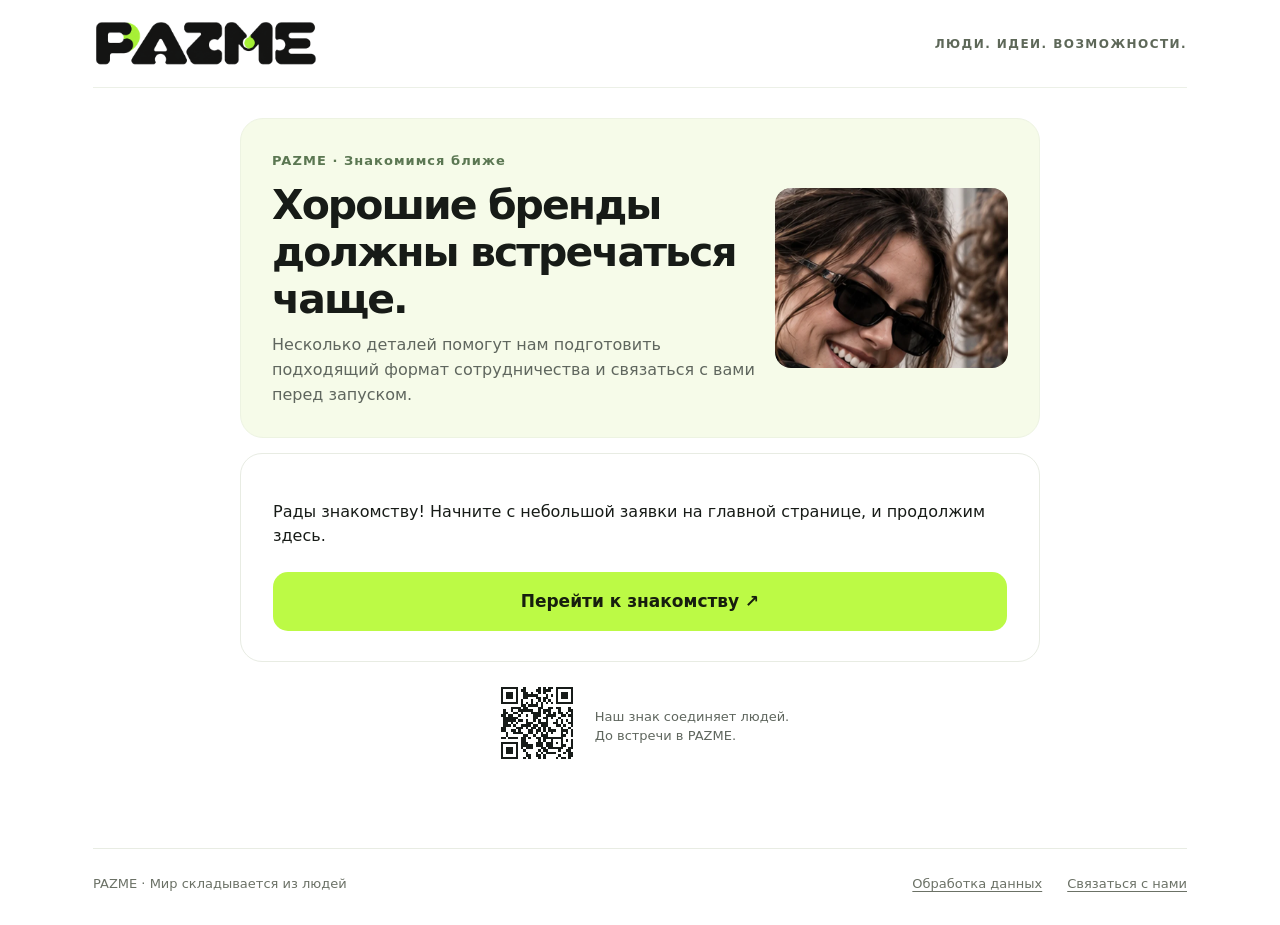
<file: business.html>
<!doctype html>
<html lang="ru"><head><meta charset="utf-8"><meta name="viewport" content="width=device-width,initial-scale=1"><meta name="theme-color" content="#f8f9f4"><meta name="referrer" content="strict-origin-when-cross-origin"><title>Расскажите о своём бизнесе · PAZME</title><link rel="icon" href="/favicon.svg" type="image/svg+xml"><link rel="stylesheet" href="/assets/style.css?v=5"><script src="/assets/profile.js?v=4" defer></script></head>
<body data-profile="business"><div class="page"><header class="header"><a class="brand" href="/" aria-label="PAZME, главная"><img class="brand-wordmark" src="/assets/wordmark.png" alt="PAZME" width="220" height="48"></a><span class="header-note">Люди. Идеи. Возможности.</span></header><main class="profile-main"><section class="profile-hero"><div><span class="eyebrow">PAZME · Знакомимся ближе</span><h1>Хорошие бренды должны встречаться чаще.</h1><p>Несколько деталей помогут нам подготовить подходящий формат сотрудничества и связаться с вами перед запуском.</p></div><img src="/assets/smile-business.webp" alt="Улыбающийся участник городского сообщества PAZME" width="680" height="728" loading="eager"></section><section class="profile-card"><form id="profile-form" novalidate><input type="hidden" name="role" value="business"><label class="profile-label" for="name">Как к вам обращаться? <small>по желанию</small></label><input class="profile-input" id="name" name="name" maxlength="80" placeholder="Имя"><label class="profile-label" for="business_name">Название бизнеса</label><input class="profile-input" id="business_name" name="business_name" maxlength="160" placeholder="Например, кофейня «Утро»" required><label class="profile-label" for="business_activity">Направление бизнеса</label><input class="profile-input" id="business_activity" name="business_activity" maxlength="160" placeholder="Кофейня, фитнес, магазин, онлайн-сервис…" required><label class="profile-label" for="city">Где доступны ваши товары или услуги?</label><input class="profile-input" id="city" name="city" maxlength="200" placeholder="Москва, несколько городов, онлайн по России" required><p class="profile-hint">Можно указать и города, и онлайн-формат.</p><label class="profile-label" for="business_offer">Что вы готовы предложить новым клиентам PAZME? <small>по желанию</small></label><textarea class="profile-input" id="business_offer" name="business_offer" maxlength="600" rows="3" placeholder="Особые условия, бонус, пробная услуга или другая ценность на ваш выбор"></textarea><p class="profile-hint">Вариант предложения и условия определяете вы.</p><label class="profile-label" for="business_site">Где познакомиться с вашим бизнесом? <small>по желанию</small></label><input class="profile-input" id="business_site" name="business_site" maxlength="250" placeholder="Сайт или страница в соцсети"><p class="form-error" id="profile-error" role="alert" hidden></p><button class="submit" type="submit" id="profile-submit">Отправить информацию <span aria-hidden="true">↗</span></button></form><div class="success" id="profile-success" role="status" hidden><span class="success-icon" aria-hidden="true">♥</span><h2>Спасибо! Очень рады знакомству 💚</h2><p>Приглашение и детали запуска PAZME пришлём выбранным вами способом.</p></div></section><aside class="profile-qr"><a href="/" aria-label="Главная страница PAZME"><img src="/assets/qr-site.png" alt="Рабочий QR на главную страницу PAZME" width="112" height="112"></a><span>Наш знак соединяет людей.<br>До встречи в PAZME.</span></aside></main><footer class="footer"><span>PAZME · Мир складывается из людей</span><a href="/privacy/">Обработка данных</a><a href="mailto:n.law-2024@mail.ru">Связаться с нами</a></footer></div></body></html>
</file>
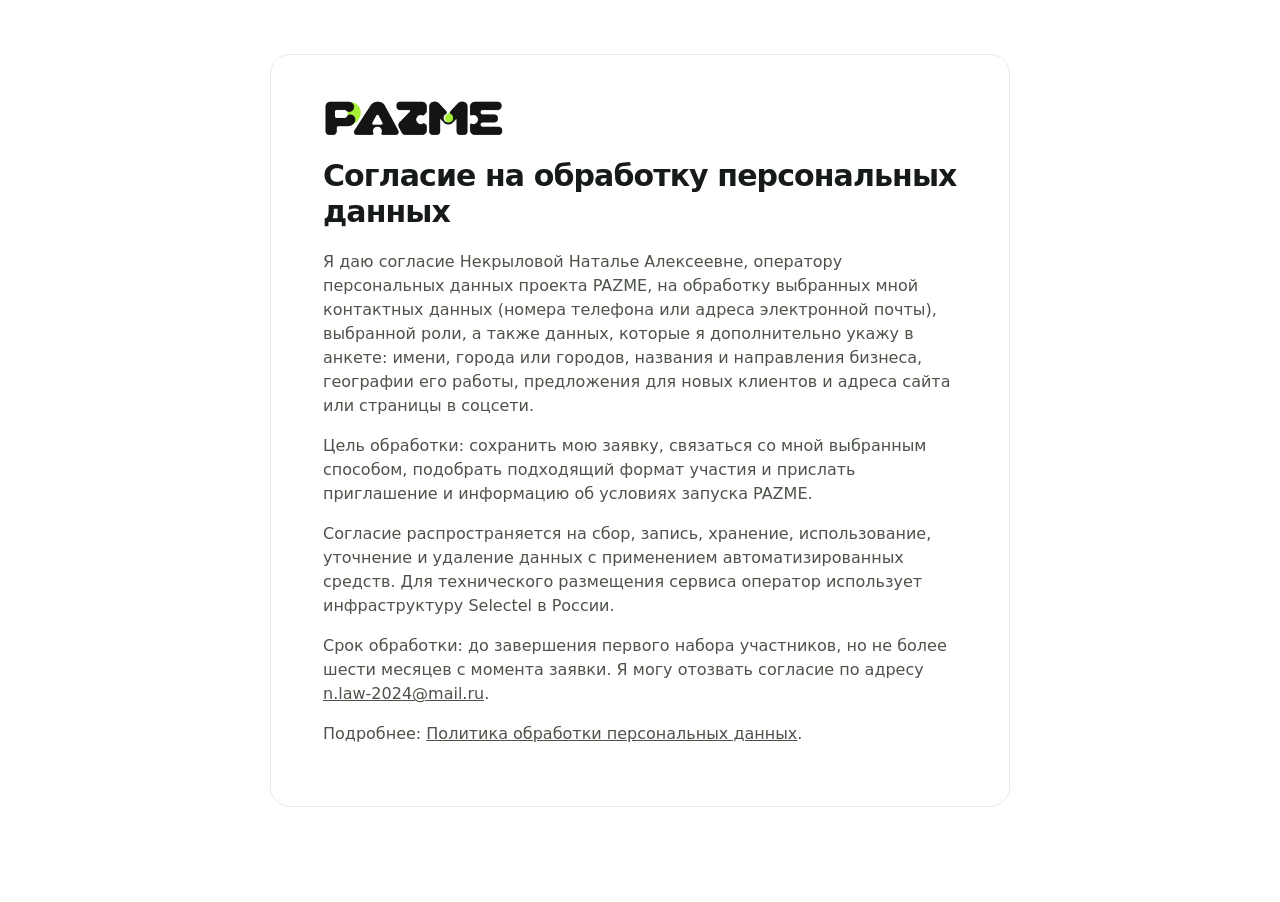
<file: consent.html>
<!doctype html>
<html lang="ru"><head><meta charset="utf-8"><meta name="viewport" content="width=device-width,initial-scale=1"><meta name="theme-color" content="#f8f9f4"><title>Согласие · PAZME</title><link rel="icon" href="/favicon.svg" type="image/svg+xml"><link rel="stylesheet" href="/assets/style.css?v=5"></head>
<body><main class="legal"><a class="legal-back" href="/" aria-label="На главную PAZME"><img class="legal-wordmark" src="/assets/wordmark.png" alt="PAZME" width="172" height="36"></a><h1>Согласие на обработку персональных данных</h1>
<p>Я даю согласие Некрыловой Наталье Алексеевне, оператору персональных данных проекта PAZME, на обработку выбранных мной контактных данных (номера телефона или адреса электронной почты), выбранной роли, а также данных, которые я дополнительно укажу в анкете: имени, города или городов, названия и направления бизнеса, географии его работы, предложения для новых клиентов и адреса сайта или страницы в соцсети.</p>
<p>Цель обработки: сохранить мою заявку, связаться со мной выбранным способом, подобрать подходящий формат участия и прислать приглашение и информацию об условиях запуска PAZME.</p>
<p>Согласие распространяется на сбор, запись, хранение, использование, уточнение и удаление данных с применением автоматизированных средств. Для технического размещения сервиса оператор использует инфраструктуру Selectel в России.</p>
<p>Срок обработки: до завершения первого набора участников, но не более шести месяцев с момента заявки. Я могу отозвать согласие по адресу <a href="mailto:n.law-2024@mail.ru">n.law-2024@mail.ru</a>.</p>
<p>Подробнее: <a href="/privacy/">Политика обработки персональных данных</a>.</p>
</main></body></html>
</file>
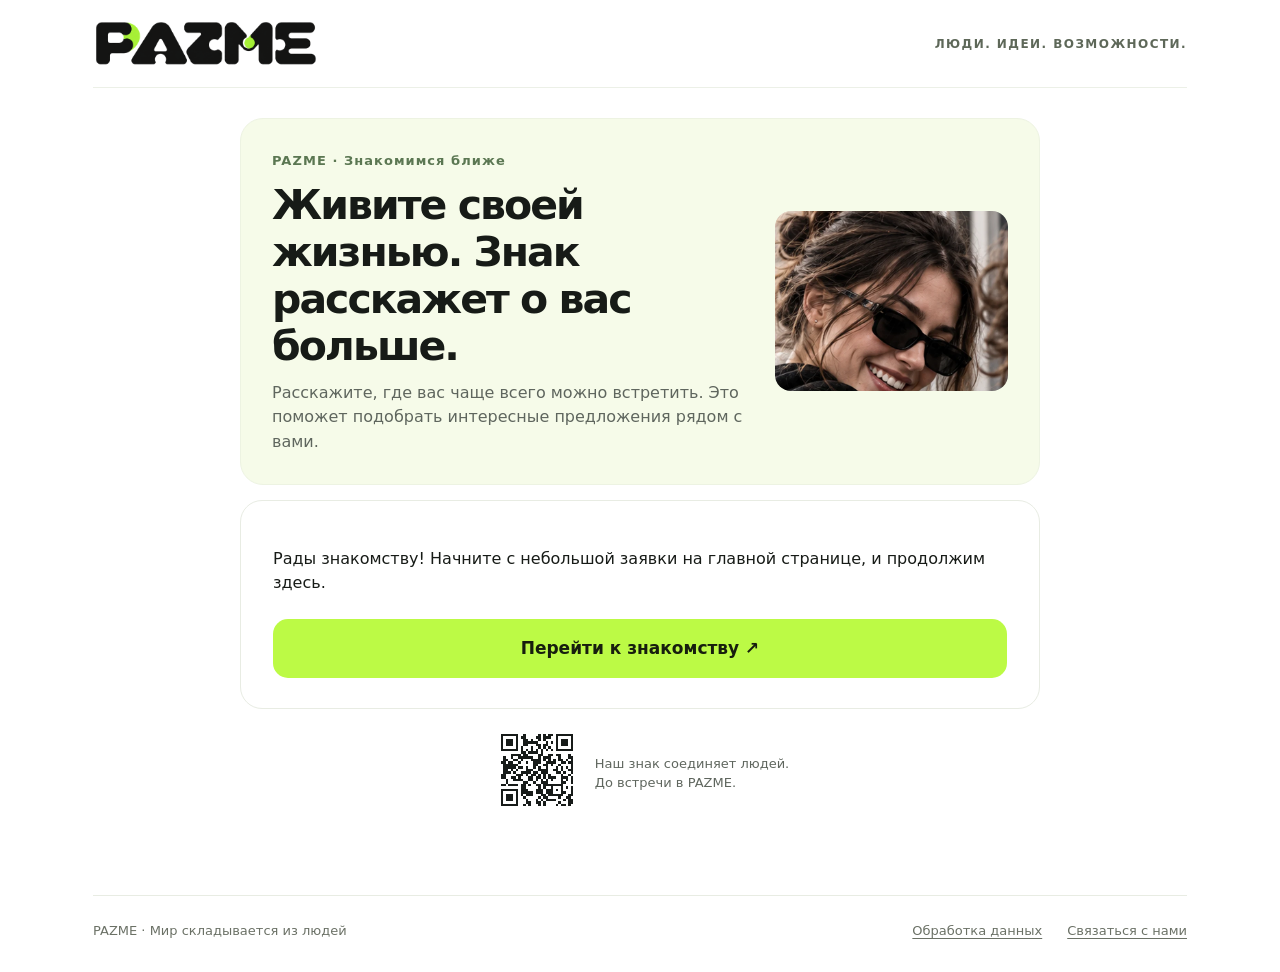
<file: participant.html>
<!doctype html>
<html lang="ru"><head><meta charset="utf-8"><meta name="viewport" content="width=device-width,initial-scale=1"><meta name="theme-color" content="#f8f9f4"><meta name="referrer" content="strict-origin-when-cross-origin"><title>Давайте познакомимся · PAZME</title><link rel="icon" href="/favicon.svg" type="image/svg+xml"><link rel="stylesheet" href="/assets/style.css?v=5"><script src="/assets/profile.js?v=4" defer></script></head>
<body data-profile="participant"><div class="page"><header class="header"><a class="brand" href="/" aria-label="PAZME, главная"><img class="brand-wordmark" src="/assets/wordmark.png" alt="PAZME" width="220" height="48"></a><span class="header-note">Люди. Идеи. Возможности.</span></header><main class="profile-main"><section class="profile-hero"><div><span class="eyebrow">PAZME · Знакомимся ближе</span><h1>Живите своей жизнью. Знак расскажет о вас больше.</h1><p>Расскажите, где вас чаще всего можно встретить. Это поможет подобрать интересные предложения рядом с вами.</p></div><img src="/assets/smile-partner.webp" alt="Улыбающийся участник городского сообщества PAZME" width="680" height="728" loading="eager"></section><section class="profile-card"><form id="profile-form" novalidate><input type="hidden" name="role" value="participant"><label class="profile-label" for="name">Как к вам обращаться? <small>по желанию</small></label><input class="profile-input" id="name" name="name" autocomplete="given-name" maxlength="80" placeholder="Имя"><label class="profile-label" for="city">В каком городе или городах вас чаще всего можно встретить?</label><input class="profile-input" id="city" name="city" maxlength="200" placeholder="Например, Москва и Казань, часто в пути" required><p class="profile-hint">Можно указать несколько городов или написать «часто в пути».</p><p class="form-error" id="profile-error" role="alert" hidden></p><button class="submit" type="submit" id="profile-submit">Жду приглашения <span aria-hidden="true">↗</span></button></form><div class="success" id="profile-success" role="status" hidden><span class="success-icon" aria-hidden="true">♥</span><h2>Спасибо! Очень рады знакомству 💚</h2><p>Приглашение и детали запуска PAZME пришлём выбранным вами способом.</p></div></section><aside class="profile-qr"><a href="/" aria-label="Главная страница PAZME"><img src="/assets/qr-site.png" alt="Рабочий QR на главную страницу PAZME" width="112" height="112"></a><span>Наш знак соединяет людей.<br>До встречи в PAZME.</span></aside></main><footer class="footer"><span>PAZME · Мир складывается из людей</span><a href="/privacy/">Обработка данных</a><a href="mailto:n.law-2024@mail.ru">Связаться с нами</a></footer></div></body></html>
</file>
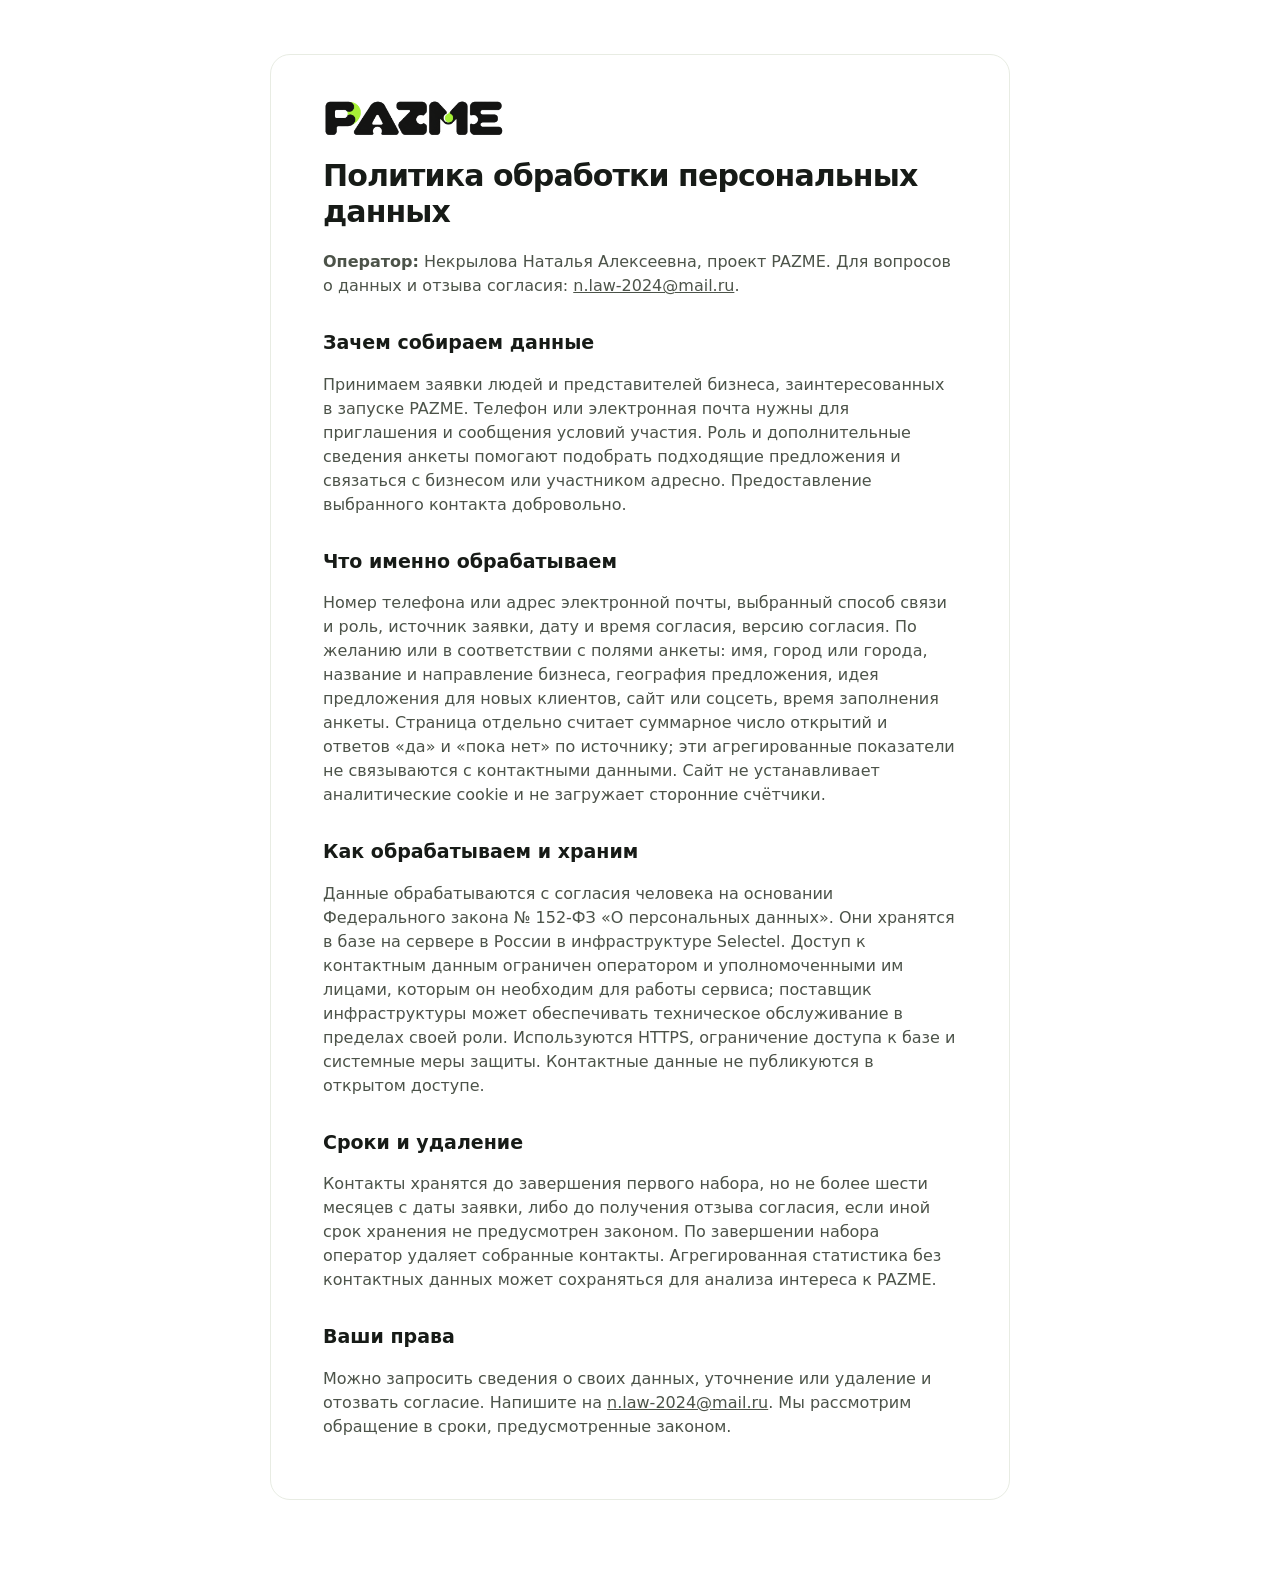
<file: privacy.html>
<!doctype html>
<html lang="ru"><head><meta charset="utf-8"><meta name="viewport" content="width=device-width,initial-scale=1"><meta name="theme-color" content="#f8f9f4"><title>Обработка персональных данных · PAZME</title><link rel="icon" href="/favicon.svg" type="image/svg+xml"><link rel="stylesheet" href="/assets/style.css?v=5"></head>
<body><main class="legal"><a class="legal-back" href="/" aria-label="На главную PAZME"><img class="legal-wordmark" src="/assets/wordmark.png" alt="PAZME" width="172" height="36"></a><h1>Политика обработки персональных данных</h1>
<p><strong>Оператор:</strong> Некрылова Наталья Алексеевна, проект PAZME. Для вопросов о данных и отзыва согласия: <a href="mailto:n.law-2024@mail.ru">n.law-2024@mail.ru</a>.</p>
<h2>Зачем собираем данные</h2><p>Принимаем заявки людей и представителей бизнеса, заинтересованных в запуске PAZME. Телефон или электронная почта нужны для приглашения и сообщения условий участия. Роль и дополнительные сведения анкеты помогают подобрать подходящие предложения и связаться с бизнесом или участником адресно. Предоставление выбранного контакта добровольно.</p>
<h2>Что именно обрабатываем</h2><p>Номер телефона или адрес электронной почты, выбранный способ связи и роль, источник заявки, дату и время согласия, версию согласия. По желанию или в соответствии с полями анкеты: имя, город или города, название и направление бизнеса, география предложения, идея предложения для новых клиентов, сайт или соцсеть, время заполнения анкеты. Страница отдельно считает суммарное число открытий и ответов «да» и «пока нет» по источнику; эти агрегированные показатели не связываются с контактными данными. Сайт не устанавливает аналитические cookie и не загружает сторонние счётчики.</p>
<h2>Как обрабатываем и храним</h2><p>Данные обрабатываются с согласия человека на основании Федерального закона № 152-ФЗ «О персональных данных». Они хранятся в базе на сервере в России в инфраструктуре Selectel. Доступ к контактным данным ограничен оператором и уполномоченными им лицами, которым он необходим для работы сервиса; поставщик инфраструктуры может обеспечивать техническое обслуживание в пределах своей роли. Используются HTTPS, ограничение доступа к базе и системные меры защиты. Контактные данные не публикуются в открытом доступе.</p>
<h2>Сроки и удаление</h2><p>Контакты хранятся до завершения первого набора, но не более шести месяцев с даты заявки, либо до получения отзыва согласия, если иной срок хранения не предусмотрен законом. По завершении набора оператор удаляет собранные контакты. Агрегированная статистика без контактных данных может сохраняться для анализа интереса к PAZME.</p>
<h2>Ваши права</h2><p>Можно запросить сведения о своих данных, уточнение или удаление и отозвать согласие. Напишите на <a href="mailto:n.law-2024@mail.ru">n.law-2024@mail.ru</a>. Мы рассмотрим обращение в сроки, предусмотренные законом.</p>

</main></body></html>
</file>
<file: assets/style.css>
:root{--ink:#20251d;--mute:#596055;--lime:#cbf38a;--border:#e7eae1;--cream:#f8f9f4;--white:#fff;--ring:#9cc85b}*{box-sizing:border-box}html{font-family:system-ui,-apple-system,"Segoe UI",Arial,sans-serif;scroll-behavior:smooth}body{margin:0;color:var(--ink);background:var(--cream);font-size:16px;line-height:1.5}button,input{font:inherit}a{color:inherit}.page{max-width:1030px;margin:0 auto;padding:0 34px}.header{height:92px;display:flex;align-items:center;justify-content:space-between;border-bottom:1px solid var(--border)}.brand{display:inline-flex;gap:12px;align-items:center;text-decoration:none;font-size:29px;font-weight:760;letter-spacing:-.075em}.header-note{font-size:13px;letter-spacing:.06em;color:var(--mute)}.main{padding-bottom:60px}.intro{display:grid;grid-template-columns:1.35fr .65fr;gap:42px;align-items:center;padding:52px 0 42px}.eyebrow{font-size:13px;letter-spacing:.08em;color:#5b7752;font-weight:650;margin:0 0 13px!important}.intro h1{font-size:clamp(39px,5vw,64px);line-height:1.08;font-weight:570;letter-spacing:-.055em;margin:0 0 25px}.intro p{max-width:530px;color:#474c44;font-size:18px;line-height:1.55;margin:0 0 13px}.intro .launch{font-size:16px;color:var(--mute);max-width:550px;margin-top:24px}.intro strong{font-weight:700;color:var(--ink)}.image-wrap{text-align:center}.sticker{max-width:100%;max-height:300px;object-fit:contain;filter:drop-shadow(0 10px 16px rgba(0,0,0,.05))}.form-card{background:var(--white);border:1px solid #e9ece4;border-radius:23px;padding:36px 40px 40px;box-shadow:0 12px 36px rgba(30,45,15,.035)}.form-head{display:flex;align-items:flex-start;gap:17px}.section-symbol{display:grid;place-items:center;flex:none;width:44px;height:44px;border-radius:15px;background:#e9f6d4;color:#507a28;font-size:24px}.form-head h2{margin:0;font-size:25px;font-weight:620;letter-spacing:-.028em}.form-head p{margin:6px 0 0;font-size:15px;color:var(--mute)}fieldset{border:0;padding:0;margin:0;min-width:0}.choice-fieldset{display:flex;gap:12px;margin-top:28px}.choice,.role{cursor:pointer;border:1px solid var(--border);border-radius:14px;display:flex;align-items:center;gap:12px;transition:border-color .15s,background .15s}.choice{padding:14px 17px;min-height:57px;flex:1}.choice:has(input:checked),.role:has(input:checked){border-color:#95bb54;background:#f6fbe9}.choice input,.role input{accent-color:#75ad2d;width:18px;height:18px;flex:none}.conditional{margin-top:25px}.roles legend{font-size:17px;font-weight:650;margin-bottom:12px}.role{padding:16px 19px;margin-bottom:11px}.role strong{display:block;font-size:16px;font-weight:650}.role small{display:block;color:var(--mute);font-size:14px;margin-top:3px}.phone-label{display:block;margin:21px 0 8px;font-weight:620}.phone{display:block;width:100%;background:#fff;border:1px solid #d9ded2;border-radius:12px;padding:15px 18px;outline:none;font-size:18px}.phone:focus{border-color:var(--ring);box-shadow:0 0 0 3px #c8f38b50}.consent-line{display:flex;gap:11px;align-items:flex-start;font-size:13px;line-height:1.55;color:#555c50;margin:16px 0 20px;cursor:pointer}.consent-line input{accent-color:#75ad2d;width:17px;height:17px;margin:3px 0 0;flex:none}.consent-line a{color:#455f21;text-underline-offset:3px}.submit{width:100%;border:0;border-radius:15px;background:var(--lime);padding:17px 22px;font-weight:700;font-size:17px;color:#1b2811;cursor:pointer;display:flex;justify-content:center;gap:14px}.submit:hover{background:#b9ea6e}.submit:disabled{opacity:.66;cursor:wait}.form-error{background:#fff6f2;border-radius:10px;padding:10px 12px;color:#9d4524;font-size:14px}.success,.conditional#declined{padding:21px 23px;background:#f2fae6;border-radius:16px;color:#2c4026}.success-icon{font-size:25px;color:#75a42e}.success h3{font-weight:650;font-size:20px;line-height:1.3;margin:5px 0}.success p{margin:0;font-size:15px}.footer{display:flex;flex-wrap:wrap;gap:16px 25px;padding:25px 0 32px;border-top:1px solid var(--border);font-size:13px;color:#6b7166}.footer span{margin-right:auto}.footer a{text-underline-offset:3px}.legal{max-width:740px;margin:54px auto 95px;background:white;padding:44px 52px;border:1px solid var(--border);border-radius:20px}.legal h1{font-size:30px;line-height:1.2;letter-spacing:-.03em;font-weight:600}.legal h2{font-size:19px;margin:30px 0 8px}.legal p{color:#4c5349}.legal-back{text-decoration:none;color:#546a37}.visually-hidden{position:absolute!important;width:1px;height:1px;overflow:hidden;clip:rect(0,0,0,0);white-space:nowrap}[hidden]{display:none!important}@media(max-width:650px){.page{padding:0 19px}.header{height:72px}.header-note{max-width:103px;text-align:right;font-size:11px}.brand{font-size:26px;gap:10px}.brand img{width:30px;height:30px}.intro{gap:8px;padding:30px 0 24px;grid-template-columns:1fr 92px;align-items:start}.intro h1{font-size:39px;margin-bottom:16px;letter-spacing:-.055em}.intro p{font-size:16px;line-height:1.55}.intro .launch{font-size:15px;margin-top:17px}.sticker{width:93px;max-height:160px;margin-top:35px}.form-card{padding:25px 19px 27px;border-radius:18px}.section-symbol{width:38px;height:38px;font-size:19px}.form-head{gap:12px}.form-head h2{font-size:21px}.choice-fieldset{flex-direction:column;gap:9px;margin-top:21px}.choice{min-height:51px}.role{padding:14px 12px}.legal{margin:14px;padding:23px 20px 45px;border-radius:14px}.legal h1{font-size:26px}.footer{padding-bottom:25px}.footer span{width:100%}}@media(max-width:380px){.intro{grid-template-columns:1fr 66px}.sticker{width:68px}.intro h1{font-size:35px}.intro p{font-size:15px}.intro .launch{font-size:14px}}

/* PAZME profile pages */
.profile-main{padding:30px 0 58px;max-width:800px;margin:0 auto}.profile-hero{display:grid;grid-template-columns:1.35fr .65fr;gap:20px;align-items:center;border-radius:23px;background:#fff;padding:29px 31px;border:1px solid var(--border);overflow:hidden}.profile-hero h1{font-size:clamp(28px,4vw,41px);font-weight:650;letter-spacing:-.048em;line-height:1.15;margin:10px 0}.profile-hero p{color:var(--mute);margin:0;line-height:1.55}.profile-hero img{width:100%;height:180px;object-fit:cover;object-position:center 20%;border-radius:16px}.profile-card{background:#fff;border:1px solid var(--border);border-radius:22px;padding:30px 32px;margin-top:15px}.profile-label{display:block;font-weight:620;margin:17px 0 7px}.profile-label small{font-weight:450;color:#70766d;font-size:12px}.profile-input{display:block;width:100%;padding:13px 15px;border:1px solid #d9ded2;border-radius:12px;background:#fff;color:var(--ink);outline:0;font-size:16px}.profile-input:focus{border-color:var(--ring);box-shadow:0 0 0 3px #c8f38b50}.profile-hint{color:#6b7467;margin:6px 0 0;font-size:13px}.profile-card .submit{margin-top:24px}.profile-qr{display:flex;align-items:center;gap:12px;justify-content:center;padding:15px;color:var(--mute);font-size:13px}.profile-qr img{width:92px;height:92px;image-rendering:pixelated}.profile-return{text-decoration:none;margin-top:16px}.profile-card .success{margin:0}@media(max-width:650px){.profile-main{padding-top:20px}.profile-hero{padding:22px;grid-template-columns:1fr 98px;gap:12px}.profile-hero h1{font-size:27px}.profile-hero p{font-size:14px}.profile-hero img{height:145px}.profile-card{padding:22px 19px}}

/* Compact first screen and optional email instead of phone */
.intro{grid-template-columns:1.45fr .55fr;gap:24px;padding-top:32px;padding-bottom:28px}
.intro h1{font-size:clamp(34px,4.5vw,54px);margin-bottom:15px}
.intro .intro-lead{font-size:17px;line-height:1.45;margin-bottom:15px}
.intro-benefits{display:grid;grid-template-columns:1fr 1fr;gap:10px;margin-top:14px}
.intro .intro-benefits p{font-size:14px;line-height:1.43;background:#f0f6e6;padding:12px 13px;border-radius:12px;margin:0}
.intro .intro-benefits strong{display:block;font-weight:750;font-size:14px;margin-bottom:3px}
.intro .launch{margin-top:16px;font-size:14px;line-height:1.45}
.contact-methods{display:flex;gap:20px;align-items:center;margin-top:23px;flex-wrap:wrap}
.contact-methods legend{font-size:16px;font-weight:650;margin-bottom:8px}
.contact-method{cursor:pointer;display:inline-flex;align-items:center;gap:7px;min-height:36px}
.contact-method input{accent-color:#75ad2d;width:18px;height:18px}
@media(max-width:650px){.intro{grid-template-columns:1fr 74px;gap:8px;padding-top:23px;padding-bottom:22px}.intro h1{font-size:clamp(29px,8vw,38px);margin-bottom:12px}.intro .intro-lead{font-size:15px;line-height:1.4;margin-bottom:10px}.intro-benefits{grid-template-columns:1fr;gap:7px}.intro .intro-benefits p{font-size:14px;padding:9px 11px}.intro .intro-benefits strong{font-size:14px}.intro .launch{font-size:13px;margin-top:12px}.sticker{width:75px;max-height:125px;margin-top:18px}.contact-methods{gap:18px}}
@media(max-width:380px){.intro{grid-template-columns:1fr 50px}.sticker{width:50px}.intro h1{font-size:29px}.intro .intro-lead{font-size:14px}}

/* Approved puzzle wordmark: same black and neon lime as the QR sticker. */
.brand{gap:0;letter-spacing:normal;line-height:1}
.brand-wordmark{display:block;width:clamp(140px,21vw,225px);height:auto;aspect-ratio:1280/276;object-fit:contain}
.legal-wordmark{display:block;width:clamp(142px,28vw,182px);height:auto;aspect-ratio:1280/276;object-fit:contain}
@media(max-width:650px){.brand-wordmark{width:clamp(140px,40vw,183px)}}


/* Visual update: approved city/QR photographic identity, with the existing form and all data untouched. */
:root{--ink:#171b17;--mute:#5f665e;--lime:#bcfa45;--cream:#fff;--border:#e8ece3;--ring:#a8e648}
body{background:#fff;color:var(--ink)}
.page{max-width:1170px;padding:0 38px}
.header{height:88px;border-bottom:1px solid #ecf0e7}
.header-note{font-size:12px;font-weight:650;letter-spacing:.12em;text-transform:uppercase;color:#5e6859}
.brand-wordmark{width:clamp(160px,19vw,226px)}
.main{padding-bottom:56px}
.intro{display:grid;grid-template-columns:minmax(0,1.1fr) minmax(320px,.9fr);align-items:stretch;gap:36px;padding:30px 0 24px}
.intro-copy{align-self:center;min-width:0;padding:15px 0 9px}
.intro .eyebrow{display:flex;align-items:center;gap:9px;margin:0 0 18px!important;font-size:12px;font-weight:780;letter-spacing:.16em;text-transform:uppercase;color:#3b5035}
.eyebrow-line{width:28px;height:3px;border-radius:9px;background:var(--lime)}
.intro h1{font-size:clamp(42px,5vw,66px);line-height:1.025;letter-spacing:-.06em;font-weight:790;margin:0 0 20px}
.hero-green{color:#80ba17}
.intro .intro-lead{font-size:17px;line-height:1.5;max-width:520px;margin:0 0 21px;color:#485047}
.intro-benefits{display:grid;grid-template-columns:1fr 1fr;gap:11px;margin:0}
.intro .intro-benefits p{display:block;background:#f4f9ed;border:1px solid #e9f2da;padding:17px 17px 19px;border-radius:18px;font-size:13.5px;line-height:1.48;margin:0;color:#485047}
.intro .intro-benefits p:nth-child(2){background:#fff;border-color:#e5ebde}
.intro .intro-benefits strong{display:block;font-size:17px;color:#161c15;line-height:1.25;font-weight:750;margin:8px 0 8px}
.intro .intro-benefits span:not(.benefit-icon){display:block}
.benefit-icon{display:grid;place-items:center;width:35px;height:35px;border-radius:12px;background:var(--lime);color:#17230c;font-weight:800;font-size:20px}
.intro .launch{font-size:14px;line-height:1.52;color:#555e4c;max-width:530px;margin:19px 0 0;padding-left:0}
.launch-dot{display:inline-block;background:var(--lime);width:9px;height:9px;border-radius:50%;margin-right:6px}
.hero-visual{min-height:490px;border-radius:28px;position:relative;overflow:hidden;background:#d9dad4;isolation:isolate;box-shadow:0 16px 42px rgba(17,22,16,.11)}
.hero-city-photo{position:absolute;inset:0;width:100%;height:100%;object-fit:cover;object-position:center 38%}
.hero-photo-shadow{position:absolute;z-index:1;inset:38% 0 0;background:linear-gradient(0deg,rgba(8,12,6,.74),rgba(8,12,6,0) 82%);pointer-events:none}
.hero-photo-caption{position:absolute;z-index:2;right:22px;top:20px;font-size:10px;font-weight:800;line-height:1.45;letter-spacing:.11em;text-align:right;color:white;text-shadow:0 1px 8px rgba(0,0,0,.7)}
.hero-scan{position:absolute;z-index:3;bottom:22px;left:22px;display:flex;align-items:center;gap:13px;background:white;color:#181f12;border-radius:19px;padding:9px 14px 9px 9px;text-decoration:none;box-shadow:0 10px 25px rgba(0,0,0,.2);max-width:calc(100% - 44px)}
.hero-scan img{height:66px;width:66px;border:5px solid #f1f7e8;background:white;border-radius:13px;image-rendering:pixelated}
.hero-scan span{font-size:14px;line-height:1.23;font-weight:750;white-space:nowrap}
.hero-scan b{color:#67ac02}
.form-card{padding:30px 37px 35px;border-radius:24px;border:1px solid #e6ebe0;box-shadow:0 16px 40px rgba(29,46,12,.06)}
.form-head h2{font-size:25px;font-weight:750}
.form-head p{font-size:14px}
.section-symbol{background:#e4fbbb;color:#284811}
.choice:has(input:checked),.role:has(input:checked){background:#f3fbe7;border-color:#86b93c}
.choice input,.role input,.contact-method input,.consent-line input{accent-color:#79b02c}
.submit{background:var(--lime);color:#171e0e}
.submit:hover{background:#a9ee2e}
.profile-hero{background:#f6fbe9;border-color:#edf3e2;position:relative}
.profile-hero h1{font-weight:770}
.profile-hero img{object-fit:cover}
.legal{background:white}
@media(max-width:900px){.page{padding:0 24px}.intro{grid-template-columns:1.05fr .95fr;gap:19px}.intro h1{font-size:clamp(37px,5vw,50px)}.intro-benefits{grid-template-columns:1fr}.intro .intro-benefits p{padding:11px 14px;font-size:13px}.intro .intro-benefits strong{font-size:15px;margin:4px 0}.benefit-icon{width:29px;height:29px}.hero-visual{min-height:480px}}
@media(max-width:650px){
 .page{padding:0 17px}.header{height:70px}.header-note{font-size:10px;max-width:118px;line-height:1.25}.brand-wordmark{width:clamp(154px,45vw,186px)}
 .intro{display:flex;flex-direction:column;gap:0;padding:22px 0 16px}
 .intro-copy{width:100%;padding:0}.intro .eyebrow{font-size:11px;margin:0 0 12px!important}
 .intro h1{font-size:clamp(36px,9.4vw,51px);line-height:1.04;margin-bottom:12px}
 .intro .intro-lead{font-size:14px;line-height:1.4;margin:0 0 14px;max-width:480px}
 .hero-visual{order:1;min-height:207px;height:207px;margin:0 0 12px;border-radius:21px;box-shadow:0 7px 24px rgba(17,22,16,.1)}
 .hero-city-photo{object-fit:cover;object-position:center 29%}
 .hero-photo-shadow{inset:0;background:linear-gradient(90deg,rgba(8,12,6,0) 44%,rgba(8,12,6,.12))}
 .hero-photo-caption{font-size:9px;right:14px;top:14px}
 .hero-scan{left:11px;bottom:10px;padding:5px 9px 5px 5px;border-radius:13px;gap:8px;box-shadow:0 5px 12px rgba(0,0,0,.17)}
 .hero-scan img{height:42px;width:42px;padding:0;border-width:3px;border-radius:8px}.hero-scan span{font-size:11px}
 .intro-benefits{order:2;display:grid;grid-template-columns:1fr 1fr;gap:8px;margin:0}
 .intro .intro-benefits p{font-size:12px;padding:11px 12px 12px;border-radius:14px;line-height:1.35}
 .intro .intro-benefits strong{font-size:14px;margin:7px 0 5px}
 .benefit-icon{width:29px;height:29px;border-radius:10px;font-size:17px}
 .intro .launch{font-size:12px;margin:13px 0 0;line-height:1.46}
 .intro-copy{display:contents}.intro .eyebrow{order:-3}.intro h1{order:-2}.intro .intro-lead{order:-1}
 .form-card{padding:24px 18px 26px;border-radius:19px}.form-head h2{font-size:21px}.form-head p{font-size:13px}
 .choice-fieldset{display:flex;flex-direction:column;gap:9px}.choice{min-height:50px;padding:11px 13px}
 .profile-hero{grid-template-columns:minmax(0,1fr) 100px;padding:20px}.profile-hero h1{font-size:25px}
}
@media(max-width:380px){.intro h1{font-size:35px}.intro .intro-benefits p{font-size:11.5px;padding:10px}.intro .intro-benefits strong{font-size:13px}.header-note{font-size:9px}}

.hero-cta{display:inline-flex;align-items:center;gap:23px;text-decoration:none;background:#191f17;color:white;border-radius:14px;padding:13px 18px;font-weight:740;font-size:14px;margin:0 0 20px;transition:transform .15s ease}
.hero-cta:hover{transform:translateY(-2px)}.hero-cta span{color:var(--lime);font-size:18px}
@media(max-width:650px){.hero-cta{order:0;font-size:13px;padding:11px 16px;margin:0 0 13px}}
</file>
